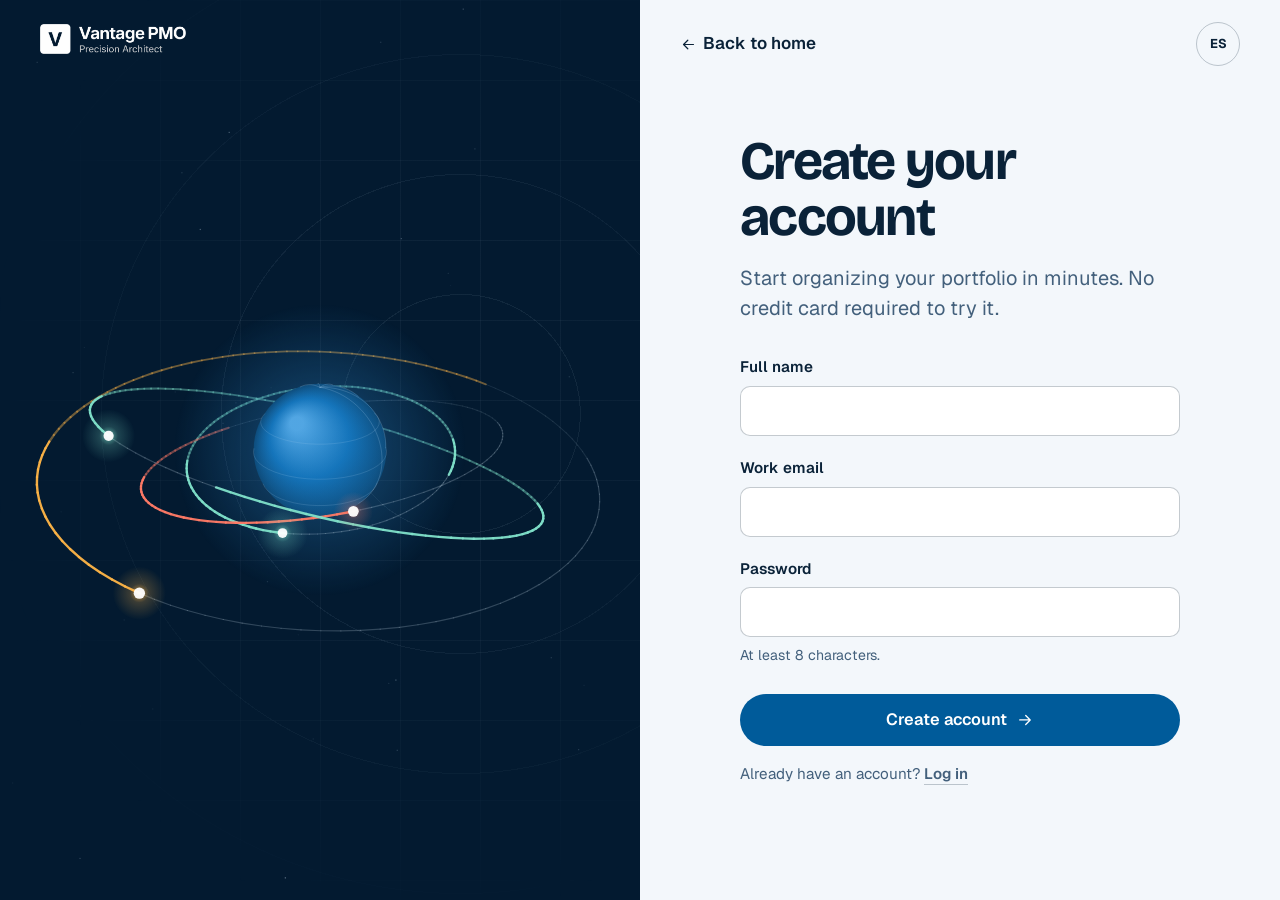
<file: Session_registration.html>
<!DOCTYPE html>
<html lang="en" data-theme="dark">
<head>
  <meta charset="UTF-8" />
  <meta name="viewport" content="width=device-width, initial-scale=1.0, viewport-fit=cover" />
  <title data-i18n="register.title">Vantage PMO – Create your account</title>
  <meta name="theme-color" content="#031A30" />
  <script>
    (function () {
      try {
        var t = localStorage.getItem('vantage-pmo-theme');
        if (!t) t = matchMedia('(prefers-color-scheme: light)').matches ? 'light' : 'dark';
        document.documentElement.setAttribute('data-theme', t);
      } catch (e) {}
      document.documentElement.classList.add('js');
    })();
  </script>
  <link rel="preconnect" href="https://fonts.googleapis.com" />
  <link rel="preconnect" href="https://fonts.gstatic.com" crossorigin />
  <link href="https://fonts.googleapis.com/css2?family=Bricolage+Grotesque:opsz,wght@12..96,400..800&family=Geist:wght@400..700&display=swap" rel="stylesheet" />
  <link rel="stylesheet" href="public/styles/style.css" />
</head>
<body class="auth">

  <svg width="0" height="0" style="position:absolute" aria-hidden="true" focusable="false">
    <defs>
      <symbol id="i-arrow-left" viewBox="0 0 24 24"><path d="M19 12H5M11 6l-6 6 6 6" fill="none" stroke="currentColor" stroke-width="1.75" stroke-linecap="round" stroke-linejoin="round"/></symbol>
      <symbol id="i-arrow" viewBox="0 0 24 24"><path d="M5 12h14M13 6l6 6-6 6" fill="none" stroke="currentColor" stroke-width="1.75" stroke-linecap="round" stroke-linejoin="round"/></symbol>
      <symbol id="i-alert" viewBox="0 0 24 24"><g fill="none" stroke="currentColor" stroke-width="1.75" stroke-linecap="round"><circle cx="12" cy="12" r="9"/><path d="M12 7.5v5.5M12 16.5v.01"/></g></symbol>
    </defs>
  </svg>

  <main class="auth__grid">
    <section class="auth__sky plate" aria-hidden="true">
      <div class="graticule"></div>
      <a href="index.html" class="auth__logo" tabindex="-1"><img src="public/assets/images/logo/logo-on-dark.webp" alt="" width="545" height="112" /></a>
      <canvas class="auth__orrery" id="authOrrery"></canvas>
    </section>

    <section class="auth__panel paper">
      <div class="auth__top">
        <a href="index.html" class="link auth__back"><svg class="icon" aria-hidden="true"><use href="#i-arrow-left"/></svg><span data-i18n="register.back">Back to home</span></a>
        <button class="lang-text" id="langSwitcher" type="button" aria-label="Cambiar a español"><span id="langText">ES</span></button>
      </div>

      <div class="auth__body">
        <img class="auth__mark" src="public/assets/images/logo/logo-on-light.webp" alt="Vantage PMO" width="549" height="112" />
        <h1 class="h2" data-i18n="register.heading">Create your account</h1>
        <p class="lead" data-i18n="register.lead">Start organizing your portfolio in minutes. No credit card required to try it.</p>
        <p class="auth__plan" id="planNote" hidden><span data-i18n="register.planLabel">Selected plan:</span> <strong id="planName"></strong></p>

        <form class="form" id="registerForm" action="/api/register" method="POST" novalidate>
          <input type="hidden" name="plan" id="planInput" />
          <div class="field">
            <label for="name" data-i18n="register.name">Full name</label>
            <input id="name" name="name" type="text" autocomplete="name" required aria-describedby="name-err" />
            <p class="field__err" id="name-err" hidden><svg class="icon" aria-hidden="true"><use href="#i-alert"/></svg><span data-i18n="register.errName">Enter your full name.</span></p>
          </div>
          <div class="field">
            <label for="email" data-i18n="register.email">Work email</label>
            <input id="email" name="email" type="email" autocomplete="email" inputmode="email" required aria-describedby="email-err" />
            <p class="field__err" id="email-err" hidden><svg class="icon" aria-hidden="true"><use href="#i-alert"/></svg><span data-i18n="register.errEmail">Enter a valid email, like name@company.com.</span></p>
          </div>
          <div class="field">
            <label for="password" data-i18n="register.password">Password</label>
            <input id="password" name="password" type="password" autocomplete="new-password" minlength="8" required aria-describedby="password-hint password-err" />
            <p class="field__hint" id="password-hint" data-i18n="register.passwordHint">At least 8 characters.</p>
            <p class="field__err" id="password-err" hidden><svg class="icon" aria-hidden="true"><use href="#i-alert"/></svg><span data-i18n="register.errPassword">Use at least 8 characters.</span></p>
          </div>
          <button type="submit" class="btn btn--primary btn--lg form__submit"><span data-i18n="register.submit">Create account</span><svg class="icon" aria-hidden="true"><use href="#i-arrow"/></svg></button>
        </form>

        <p class="auth__alt"><span data-i18n="register.haveAccount">Already have an account?</span> <a class="link" href="https://vantagepmo-297ec.web.app" data-i18n="register.login">Log in</a></p>
      </div>
    </section>
  </main>

  <script src="public/js/i18n.js"></script>
  <script src="public/js/orrery.js"></script>
  <script>
    (function () {
      var t = function (k) { return window.i18n.t(k); };

      // Orrery decorativo del lado de la lámina
      var c = document.getElementById('authOrrery');
      if (c && window.Orrery) {
        new window.Orrery(c, { mode: 'story', projects: [
          { id: 'a', name: 'Alpha', progress: 0.78, health: 'ok' },
          { id: 'b', name: 'Beta', progress: 0.42, health: 'bad' },
          { id: 'c', name: 'Q3', progress: 0.91, health: 'ok' },
          { id: 'd', name: 'CRM', progress: 0.55, health: 'warn' }
        ] }).setStep(0);
      }

      // Plan elegido desde la tabla de precios
      var plan = new URLSearchParams(location.search).get('plan');
      var names = { basic: 'pricing.basic.name', business: 'pricing.business.name', enterprise: 'pricing.enterprise.name' };
      function showPlan() {
        if (!names[plan]) return;
        document.getElementById('planNote').hidden = false;
        document.getElementById('planName').textContent = t(names[plan]);
        document.getElementById('planInput').value = plan;
      }
      document.addEventListener('i18n:change', showPlan);

      // Validación accesible: error junto al campo, foco en el primero inválido
      var form = document.getElementById('registerForm');
      var rules = {
        name: function (v) { return v.trim().length >= 2; },
        email: function (v) { return /^[^\s@]+@[^\s@]+\.[^\s@]{2,}$/.test(v.trim()); },
        password: function (v) { return v.length >= 8; }
      };
      function check(input) {
        var ok = rules[input.name](input.value);
        input.setAttribute('aria-invalid', String(!ok));
        document.getElementById(input.name + '-err').hidden = ok;
        return ok;
      }
      Object.keys(rules).forEach(function (n) {
        var el = form.elements[n];
        el.addEventListener('blur', function () { if (el.value) check(el); });
        el.addEventListener('input', function () { if (el.getAttribute('aria-invalid') === 'true') check(el); });
      });
      form.addEventListener('submit', function (e) {
        var first = null;
        Object.keys(rules).forEach(function (n) { if (!check(form.elements[n]) && !first) first = form.elements[n]; });
        if (first) { e.preventDefault(); first.focus(); }
      });
    })();
  </script>
</body>
</html>
</file>
<file: public/styles/style.css>
/* =================================================================
   Vantage PMO – Observatorio / Atlas celeste
   Dos materiales: «plate» (lámina azul de atlas, siempre oscura) y
   «paper» (papel azulado que cambia con el tema claro/oscuro).
   Orden: tokens → base → componentes → secciones → movimiento
   ================================================================= */

/* ---------------------------------------------------------------- TOKENS */
:root {
  /* Lámina */
  --night: #031A30;
  --plate: #05233F;
  --plate-raised: #082C4D;
  --on-plate: #EAF3FB;
  --on-plate-2: #A9C3DB;
  --plate-line: rgba(214, 232, 248, 0.14);
  --plate-line-strong: rgba(214, 232, 248, 0.28);
  --starlight: #9FD3FA;

  /* Marca */
  --brand: #005B9A;
  --brand-deep: #004A7F;
  --brand-glow: #5FB0EA;

  /* Luz de estado (sobre lámina) */
  --ok: #7FE0C9;
  --warn: #FFB547;
  --bad: #FF7A66;

  /* Papel – tema claro */
  --bg: #F3F7FB;
  --bg-alt: #E8F0F8;
  --surface: #FFFFFF;
  --fg: #0A2238;
  --fg-2: #43607C;
  --line: rgba(10, 34, 56, 0.12);
  --line-strong: rgba(10, 34, 56, 0.24);
  --btn-bg: var(--brand);
  --btn-bg-hover: var(--brand-deep);
  --btn-fg: #FFFFFF;
  --focus: var(--brand);
  --ok-ink: #0B7A62;
  --warn-ink: #8F5600;
  --bad-ink: #B33A27;

  /* Tipografía */
  --font-display: 'Bricolage Grotesque', 'Segoe UI', system-ui, sans-serif;
  --font-body: 'Geist', 'Segoe UI', system-ui, sans-serif;
  --step--1: 0.875rem;
  --step-0: 1.0625rem;
  --step-1: 1.25rem;
  --step-2: clamp(1.375rem, 1.15rem + 0.9vw, 1.75rem);
  --step-3: clamp(2rem, 1.3rem + 2.6vw, 3.4rem);
  --step-4: clamp(2.6rem, 1.35rem + 4.6vw, 5.25rem);

  /* Espacio */
  --gutter: clamp(16px, 4vw, 40px);
  --section: clamp(4.5rem, 3rem + 6vw, 9rem);
  --radius-s: 10px;
  --radius-m: 16px;
  --radius-l: 24px;

  /* Movimiento (curvas fuertes; nunca ease-in en UI) */
  --ease-out: cubic-bezier(0.23, 1, 0.32, 1);
  --ease-in-out: cubic-bezier(0.77, 0, 0.175, 1);
  --ease-arrive: cubic-bezier(0.16, 1, 0.3, 1);

  --nav-h: 68px;
  color-scheme: light;
}

/* Papel – tema oscuro: el papel se vuelve cielo profundo */
:root[data-theme="dark"] {
  --bg: #041F38;
  --bg-alt: #062744;
  --surface: #0A3052;
  --fg: #EAF3FB;
  --fg-2: #A9C3DB;
  --line: rgba(214, 232, 248, 0.12);
  --line-strong: rgba(214, 232, 248, 0.26);
  --btn-bg: var(--starlight);
  --btn-bg-hover: #C4E5FC;
  --btn-fg: var(--night);
  --focus: var(--starlight);
  --ok-ink: var(--ok);
  --warn-ink: var(--warn);
  --bad-ink: var(--bad);
  color-scheme: dark;
}

/* La lámina fija sus propios tokens, sea cual sea el tema */
.plate {
  --bg: var(--night);
  --bg-alt: var(--plate);
  --surface: var(--plate-raised);
  --fg: var(--on-plate);
  --fg-2: var(--on-plate-2);
  --line: var(--plate-line);
  --line-strong: var(--plate-line-strong);
  --btn-bg: var(--starlight);
  --btn-bg-hover: #C4E5FC;
  --btn-fg: var(--night);
  --focus: var(--starlight);
  --ok-ink: var(--ok);
  --warn-ink: var(--warn);
  --bad-ink: var(--bad);
  background-color: var(--bg);
  color: var(--fg);
  color-scheme: dark;
}
.paper { background-color: var(--bg); color: var(--fg); }
.paper--alt { background-color: var(--bg-alt); }

/* ------------------------------------------------------------------ BASE */
*, *::before, *::after { box-sizing: border-box; }
* { margin: 0; }
[hidden] { display: none !important; }

html {
  -webkit-text-size-adjust: 100%;
  scroll-padding-top: calc(var(--nav-h) + 16px);
}
@media (prefers-reduced-motion: no-preference) { html { scroll-behavior: smooth; } }

body {
  font-family: var(--font-body);
  font-size: var(--step-0);
  line-height: 1.6;
  color: var(--fg);
  background-color: var(--night);
  -webkit-font-smoothing: antialiased;
  text-rendering: optimizeLegibility;
  overflow-x: clip;
}

img, svg, canvas { display: block; max-width: 100%; }
img { height: auto; }
a { color: inherit; }
button { font: inherit; color: inherit; background: none; border: 0; cursor: pointer; }
ul, ol { list-style: none; padding: 0; }
h1, h2, h3 { font-family: var(--font-display); font-weight: 700; line-height: 1.05; text-wrap: balance; }
p { text-wrap: pretty; }

::selection { background: var(--brand-glow); color: var(--night); }

:focus-visible {
  outline: 2px solid var(--focus);
  outline-offset: 3px;
  border-radius: 6px;
}

html { scrollbar-color: rgba(95, 176, 234, 0.45) transparent; scrollbar-width: thin; }

.wrap { width: 100%; max-width: 1240px; margin-inline: auto; padding-inline: var(--gutter); }

.sr-only {
  position: absolute; width: 1px; height: 1px; padding: 0; margin: -1px;
  overflow: hidden; clip: rect(0 0 0 0); white-space: nowrap; border: 0;
}

.skip-link {
  position: fixed; left: 16px; top: 12px; z-index: 200;
  padding: 0.6rem 1rem; border-radius: var(--radius-s);
  background: var(--starlight); color: var(--night); font-weight: 600; text-decoration: none;
  transform: translateY(-160%);
  transition: transform 200ms var(--ease-out);
}
.skip-link:focus-visible { transform: translateY(0); }

.icon { width: 1.25em; height: 1.25em; flex: none; }

/* Títulos de sección */
.h2 {
  font-size: var(--step-3);
  letter-spacing: -0.032em;
  max-width: 18ch;
}
.lead {
  font-size: var(--step-1);
  line-height: 1.5;
  color: var(--fg-2);
  max-width: 52ch;
}
.body-lg { font-size: var(--step-1); line-height: 1.6; color: var(--fg-2); max-width: 58ch; }
.section-head { display: grid; gap: 1rem; margin-bottom: clamp(2.5rem, 2rem + 2vw, 4rem); }

/* --------------------------------------------------------------- BOTONES */
.btn {
  display: inline-flex; align-items: center; justify-content: center; gap: 0.55rem;
  min-height: 44px; padding: 0 1.25rem;
  border-radius: 999px; border: 1px solid transparent;
  font-weight: 600; font-size: 0.97rem; line-height: 1; text-decoration: none; white-space: nowrap;
  transition: background-color 160ms ease, border-color 160ms ease, color 160ms ease, transform 160ms var(--ease-out);
  -webkit-tap-highlight-color: transparent;
}
.btn:active { transform: scale(0.97); }
.btn .icon { width: 1.1em; height: 1.1em; transition: transform 200ms var(--ease-out); }
.btn--lg { min-height: 52px; padding: 0 1.6rem; font-size: 1.02rem; }
.btn--sm { min-height: 44px; padding: 0 1.05rem; font-size: 0.92rem; }
.btn--primary { background: var(--btn-bg); color: var(--btn-fg); }
.btn--ghost, .btn--outline { border-color: var(--line-strong); color: var(--fg); }
.btn--quiet { color: var(--fg); padding-inline: 0.85rem; }

@media (hover: hover) and (pointer: fine) {
  .btn--primary:hover { background: var(--btn-bg-hover); }
  .btn--ghost:hover, .btn--outline:hover { border-color: var(--fg); }
  .btn--quiet:hover { color: var(--starlight); }
  .btn:hover .icon { transform: translateX(3px); }
}

.link {
  display: inline-flex; align-items: center; gap: 0.4rem;
  font-weight: 600; text-decoration: underline; text-decoration-thickness: 1px;
  text-underline-offset: 0.3em; text-decoration-color: var(--line-strong);
  transition: text-decoration-color 160ms ease;
}
.link .icon { width: 1em; height: 1em; transition: transform 200ms var(--ease-out); }
@media (hover: hover) and (pointer: fine) {
  .link:hover { text-decoration-color: currentColor; }
  .link:hover .icon { transform: translateX(3px); }
}

.icon-btn {
  display: inline-grid; place-items: center;
  width: 44px; height: 44px; border-radius: 999px;
  border: 1px solid var(--plate-line); color: var(--on-plate);
  transition: border-color 160ms ease, background-color 160ms ease, transform 160ms var(--ease-out);
}
.icon-btn:active { transform: scale(0.94); }
.icon-btn__text { font-size: 0.78rem; font-weight: 700; letter-spacing: 0.04em; }
@media (hover: hover) and (pointer: fine) {
  .icon-btn:hover { border-color: var(--plate-line-strong); background: rgba(214, 232, 248, 0.06); }
}

.round-btn {
  display: inline-grid; place-items: center; width: 48px; height: 48px; border-radius: 999px;
  border: 1px solid var(--line-strong); color: var(--fg);
  transition: background-color 160ms ease, transform 160ms var(--ease-out);
}
.round-btn:active { transform: scale(0.94); }
@media (hover: hover) and (pointer: fine) { .round-btn:hover { background: rgba(214, 232, 248, 0.08); } }

/* ------------------------------------------------------------- GRATÍCULA */
.graticule {
  position: absolute; inset: 0; pointer-events: none;
  background-image:
    repeating-radial-gradient(circle at 72% 46%, transparent 0 119px, rgba(214, 232, 248, 0.07) 119px 120px),
    linear-gradient(rgba(214, 232, 248, 0.05) 1px, transparent 1px),
    linear-gradient(90deg, rgba(214, 232, 248, 0.05) 1px, transparent 1px);
  background-size: auto, 80px 80px, 80px 80px;
  -webkit-mask-image: radial-gradient(ellipse 80% 70% at 65% 45%, #000 30%, transparent 85%);
          mask-image: radial-gradient(ellipse 80% 70% at 65% 45%, #000 30%, transparent 85%);
}

/* ------------------------------------------------------------------- NAV */
.nav {
  position: fixed; inset: 0 0 auto 0; z-index: 100;
  color: var(--on-plate);
  transition: background-color 240ms ease, border-color 240ms ease, backdrop-filter 240ms ease;
  border-bottom: 1px solid transparent;
}
.nav.is-open { background: var(--night) !important; }
.nav.is-scrolled, .nav.is-open {
  background: rgba(3, 26, 48, 0.82);
  -webkit-backdrop-filter: blur(14px) saturate(140%);
          backdrop-filter: blur(14px) saturate(140%);
  border-bottom-color: var(--plate-line);
}
.nav__bar { display: flex; align-items: center; gap: 1.5rem; height: var(--nav-h); }
.nav__logo { flex: none; display: block; border-radius: 6px; }
.nav__logo img { height: 30px; width: auto; }
.nav__links { display: flex; gap: 0.25rem; margin-inline: auto; }
.nav__links a {
  padding: 0.6rem 0.85rem; border-radius: 999px; text-decoration: none;
  font-size: 0.95rem; font-weight: 500; color: var(--on-plate-2);
  transition: color 160ms ease, background-color 160ms ease;
}
@media (hover: hover) and (pointer: fine) { .nav__links a:hover { color: var(--on-plate); background: rgba(214, 232, 248, 0.06); } }
.nav__actions { display: flex; align-items: center; gap: 0.5rem; }
.nav__actions .btn--quiet { color: var(--on-plate); }
.nav__actions .btn--primary { --btn-bg: var(--starlight); --btn-bg-hover: #C4E5FC; --btn-fg: var(--night); }
.nav__menu-btn { display: none; }

#themeSwitcher .icon--moon { display: none; }
:root[data-theme="light"] #themeSwitcher .icon--sun { display: none; }
:root[data-theme="light"] #themeSwitcher .icon--moon { display: block; }

.sheet {
  border-top: 1px solid var(--plate-line);
  padding: 0.75rem var(--gutter) 1.5rem;
  opacity: 0; transform: translateY(-8px);
  transition: opacity 200ms var(--ease-out), transform 200ms var(--ease-out);
}
.sheet.is-open { opacity: 1; transform: none; }
.sheet__links { display: grid; }
.sheet__links a {
  padding: 0.95rem 0.25rem; border-bottom: 1px solid var(--plate-line);
  font-family: var(--font-display); font-size: 1.35rem; font-weight: 600; text-decoration: none;
}

@media (max-width: 899px) {
  .nav__links, .nav__login { display: none; }
  .nav__menu-btn { display: inline-grid; }
  .nav__actions { margin-left: auto; }
}
@media (max-width: 479px) {
  .nav__bar { gap: 0.5rem; }
  .nav__logo img { height: 24px; }
  .nav__actions { gap: 0.35rem; }
  .nav__actions .btn--sm { padding: 0 0.85rem; font-size: 0.88rem; }
  #langSwitcher { width: 40px; height: 40px; }
  #themeSwitcher { display: none; }
  /* Con el menú abierto, el CTA vive en el hero y el tema ocupa su lugar */
  .nav.is-open #themeSwitcher { display: inline-grid; }
  .nav.is-open .nav__actions .btn--primary { display: none; }
}

/* ------------------------------------------------------------------ HERO */
.hero {
  position: relative; overflow: hidden;
  padding-top: calc(var(--nav-h) + clamp(2rem, 1rem + 4vw, 4.5rem));
  padding-bottom: clamp(3rem, 2rem + 4vw, 6rem);
}
.hero__grid {
  position: relative;
  display: grid; gap: clamp(2rem, 1rem + 3vw, 3rem);
  grid-template-columns: minmax(0, 1fr);
  align-items: center;
}
@media (min-width: 1000px) {
  .hero__grid { grid-template-columns: minmax(0, 0.95fr) minmax(0, 1.05fr); min-height: min(78vh, 760px); }
}
.hero__title {
  font-size: var(--step-4);
  font-weight: 650;
  letter-spacing: -0.022em;
  line-height: 1;
  max-width: 13ch;
}
.hero__lead { margin-top: 1.5rem; font-size: var(--step-1); line-height: 1.55; color: var(--fg-2); max-width: 44ch; }
.hero__actions { display: flex; flex-wrap: wrap; gap: 0.75rem; margin-top: 2.25rem; }

/* Escena del orrery */
.observatory { margin: 0; display: grid; gap: 1.25rem; }
.observatory__stage {
  position: relative;
  aspect-ratio: 1 / 0.92;
  width: 100%; max-width: 680px; justify-self: center;
  border-radius: var(--radius-l);
  cursor: grab; touch-action: pan-y;
  -webkit-user-select: none; user-select: none;
}
.observatory__stage:focus-visible { outline-offset: 6px; }
.observatory__canvas { position: absolute; inset: 0; width: 100%; height: 100%; }

.readout {
  position: absolute; left: 0; bottom: 4%;
  min-width: min(300px, 80%);
  padding: 0.85rem 1rem 0.95rem;
  border-radius: var(--radius-m);
  background: rgba(3, 26, 48, 0.86);
  border: 1px solid var(--plate-line);
  box-shadow: 0 18px 40px -18px rgba(0, 0, 0, 0.6);
}
.readout__title { font-weight: 600; font-size: 0.98rem; }
.readout__meta { font-size: 0.88rem; color: var(--on-plate-2); font-variant-numeric: tabular-nums; margin-top: 0.15rem; }
.readout__bar { height: 3px; margin-top: 0.7rem; border-radius: 3px; background: var(--plate-line); overflow: hidden; }
.readout__bar span {
  display: block; height: 100%; background: var(--starlight); transform-origin: left;
  transition: transform 600ms var(--ease-arrive), background-color 300ms ease;
}
.readout[data-health="ok"] .readout__bar span { background: var(--ok); }
.readout[data-health="warn"] .readout__bar span { background: var(--warn); }
.readout[data-health="bad"] .readout__bar span { background: var(--bad); }

.observatory__legend { display: grid; gap: 0.75rem; justify-items: start; max-width: 680px; justify-self: center; width: 100%; }
.chips { display: flex; flex-wrap: wrap; gap: 0.5rem; }
.chip {
  display: inline-flex; align-items: center; gap: 0.55rem;
  min-height: 44px; padding: 0 1rem 0 0.85rem; border-radius: 999px;
  border: 1px solid var(--plate-line); font-size: 0.9rem; font-weight: 500; color: var(--on-plate);
  transition: border-color 160ms ease, background-color 160ms ease, transform 160ms var(--ease-out);
}
.chip:active { transform: scale(0.97); }
.chip i { width: 9px; height: 9px; border-radius: 50%; background: var(--ok); }
.chip[data-health="warn"] i { background: var(--warn); }
.chip[data-health="bad"] i { background: var(--bad); }
.chip[aria-pressed="true"] { border-color: var(--starlight); background: rgba(159, 211, 250, 0.12); }
@media (hover: hover) and (pointer: fine) { .chip:hover { border-color: var(--plate-line-strong); } }
.observatory__note { font-size: 0.88rem; color: var(--on-plate-2); max-width: 60ch; }

/* --------------------------------------------------------------- PILARES */
.pillars { padding-block: var(--section); }
.pillars__grid { display: grid; gap: 3rem; }
@media (min-width: 960px) {
  .pillars__grid { grid-template-columns: minmax(0, 5fr) minmax(0, 7fr); gap: 4rem; align-items: start; }
  .pillars__head { position: sticky; top: calc(var(--nav-h) + 3rem); }
}
.pillars__head { display: grid; gap: 1rem; }
.pillars__list { display: grid; }
.pillar {
  display: grid; gap: 1.25rem 2rem; padding-block: 2rem;
  border-top: 1px solid var(--line);
}
.pillar:last-child { border-bottom: 1px solid var(--line); }
@media (min-width: 640px) { .pillar { grid-template-columns: 220px minmax(0, 1fr); align-items: center; } }
.pillar__img {
  width: 100%; aspect-ratio: 4 / 3; object-fit: cover; border-radius: var(--radius-m);
  transition: transform 500ms var(--ease-out);
}
@media (hover: hover) and (pointer: fine) { .pillar:hover .pillar__img { transform: scale(1.03); } }
.pillar__body { display: grid; gap: 0.5rem; justify-items: start; }
.pillar__title { font-size: var(--step-2); letter-spacing: -0.02em; }
.pillar__claim { font-weight: 600; font-size: 1.05rem; }
.pillar__text { color: var(--fg-2); max-width: 48ch; }
.pillar .link { margin-top: 0.5rem; }

/* ------------------------------------------------------ PLATAFORMA (3D) */
.platform { padding-block: var(--section) calc(var(--section) * 0.8); overflow: hidden; position: relative; }
.platform__head { display: grid; gap: 1rem; margin-bottom: clamp(2.5rem, 2rem + 2vw, 4rem); }

.deck { --card-w: clamp(280px, 78vw, 400px); }
.deck__track {
  display: flex; gap: clamp(12px, 2vw, 28px);
  overflow-x: auto; overscroll-behavior-x: contain;
  scroll-snap-type: x mandatory;
  padding: 2.5rem calc(50% - var(--card-w) / 2) 1rem;
  perspective: 1400px;
  scrollbar-width: none;
}
.deck__track::-webkit-scrollbar { display: none; }

.module {
  flex: 0 0 var(--card-w);
  scroll-snap-align: center;
  display: grid; gap: 1rem; justify-items: center;
  transform-style: preserve-3d;
  transform: rotateY(var(--ry, 0deg)) translateZ(var(--tz, 0px));
  transition: transform 120ms linear;
}
.module__inner {
  position: relative; width: 100%;
  height: clamp(440px, 64vh, 520px);
  transform-style: preserve-3d;
  transition: transform 700ms var(--ease-in-out);
}
.module.is-turned .module__inner { transform: rotateY(180deg); }
.module__face {
  position: absolute; inset: 0;
  border-radius: var(--radius-l);
  -webkit-backface-visibility: hidden; backface-visibility: hidden;
  padding: 1.75rem;
  display: flex; flex-direction: column; gap: 1.25rem;
  overflow: hidden;
  box-shadow: 0 30px 60px -30px rgba(0, 0, 0, 0.7);
}
.module__face::after {
  content: ''; position: absolute; inset: 0; border-radius: inherit; pointer-events: none;
  background: rgba(3, 26, 48, calc(1 - var(--dim, 1)));
  transition: background-color 200ms ease;
}
.module__face--front {
  --tint: #0B4F86;
  background:
    radial-gradient(circle at 100% 0%, transparent 0 89px, rgba(214, 232, 248, 0.12) 89px 90px, transparent 90px 139px, rgba(214, 232, 248, 0.08) 139px 140px, transparent 140px),
    linear-gradient(160deg, color-mix(in oklab, var(--tint) 100%, white 6%), var(--tint));
  border: 1px solid rgba(214, 232, 248, 0.14);
  color: var(--on-plate);
}
.module[data-hue="1"] .module__face--front { --tint: #123F73; }
.module[data-hue="2"] .module__face--front { --tint: #0E5B78; }
.module[data-hue="3"] .module__face--front { --tint: #1B3A66; }
.module[data-hue="4"] .module__face--front { --tint: #0D4A6E; }
.module[data-hue="5"] .module__face--front { --tint: #173357; }
.module[data-hue="6"] .module__face--front { --tint: #0A5C8C; }

.module__title { font-size: clamp(1.5rem, 1.25rem + 0.8vw, 1.85rem); letter-spacing: -0.025em; line-height: 1.08; max-width: 16ch; }
.module__img { flex: 1; min-height: 0; width: 100%; object-fit: cover; border-radius: var(--radius-m); }
.module__tag { font-size: 0.9rem; font-weight: 500; color: #DCEAF7; }
.module__face--back {
  transform: rotateY(180deg);
  background: #EAF3FB; color: #0A2238;
  justify-content: space-between;
  --btn-bg: var(--brand); --btn-bg-hover: var(--brand-deep); --btn-fg: #fff; --focus: var(--brand);
}
.module__text { font-family: var(--font-display); font-size: clamp(1.3rem, 1.1rem + 0.7vw, 1.6rem); line-height: 1.3; letter-spacing: -0.015em; font-weight: 500; }
.module__face--back .btn { align-self: flex-start; }
.module__turn {
  display: inline-flex; align-items: center; gap: 0.5rem;
  min-height: 44px; padding: 0 1rem; border-radius: 999px;
  border: 1px solid var(--plate-line); font-size: 0.9rem; font-weight: 500; color: var(--on-plate-2);
  transition: color 160ms ease, border-color 160ms ease, transform 160ms var(--ease-out);
}
.module__turn:active { transform: scale(0.97); }
.module__turn .icon { width: 1.05em; height: 1.05em; transition: transform 500ms var(--ease-in-out); }
.module.is-turned .module__turn .icon { transform: rotate(180deg); }
.module.is-center .module__turn, .module__turn:focus-visible { color: var(--on-plate); border-color: var(--plate-line-strong); }

.deck__controls { display: flex; align-items: center; justify-content: center; gap: 1.25rem; margin-top: 1.75rem; }
.deck__count { font-variant-numeric: tabular-nums; color: var(--on-plate-2); min-width: 5.5ch; text-align: center; font-size: 0.95rem; }

/* -------------------------------------------- RESULTADOS (orrery narrativo) */
.results { padding-block: calc(var(--section) * 0.6); }
.results__layout { display: grid; gap: 2rem; }
.results__plate {
  position: relative; overflow: hidden;
  border-radius: var(--radius-l);
  background:
    radial-gradient(circle at 50% 50%, rgba(46, 139, 208, 0.18), transparent 60%),
    var(--night);
  border: 1px solid var(--plate-line);
  height: 100%;
}
.results__plate canvas { position: absolute; inset: 0; width: 100%; height: 100%; }
.result { min-height: 70vh; display: grid; align-content: center; gap: 1rem; transition: opacity 400ms ease; }
.result__title { font-size: var(--step-3); letter-spacing: -0.03em; max-width: 16ch; }
.result__text { font-size: var(--step-1); color: var(--fg-2); max-width: 46ch; line-height: 1.55; }
.js .result { opacity: 0.5; }
.js .result.is-active { opacity: 1; }

@media (min-width: 900px) {
  .results__layout { grid-template-columns: minmax(0, 1fr) minmax(0, 1fr); gap: 4rem; align-items: start; }
  .results__instrument { position: sticky; top: calc(var(--nav-h) + 6vh); height: calc(88vh - var(--nav-h)); }
}
@media (max-width: 899px) {
  .results__instrument {
    position: sticky; top: calc(var(--nav-h) + 8px); z-index: 2;
    height: 40vh; min-height: 240px;
  }
  .result { min-height: 62vh; padding-top: 2rem; }
}

/* ----------------------------------------------------------- ASISTENTE */
.assistant { padding-block: var(--section); position: relative; }
.assistant__grid { display: grid; gap: 3rem; align-items: start; }
@media (min-width: 1000px) { .assistant__grid { grid-template-columns: minmax(0, 5fr) minmax(0, 7fr); gap: 4rem; } }
.assistant__copy { display: grid; gap: 1rem; }
.prompts { display: grid; gap: 0.5rem; margin-top: 1.5rem; }
.prompt {
  position: relative; overflow: hidden;
  min-height: 52px; padding: 0.8rem 1.1rem; text-align: left;
  border: 1px solid var(--plate-line); border-radius: var(--radius-s);
  color: var(--on-plate-2); font-weight: 500;
  transition: border-color 160ms ease, background-color 160ms ease, color 160ms ease, transform 160ms var(--ease-out);
}
.prompt:active { transform: scale(0.985); }
.prompt[aria-selected="true"] { color: var(--on-plate); border-color: rgba(159, 211, 250, 0.6); background: rgba(159, 211, 250, 0.08); }
@media (hover: hover) and (pointer: fine) { .prompt:hover { color: var(--on-plate); border-color: var(--plate-line-strong); } }
.prompt__timer {
  position: absolute; left: 0; bottom: 0; height: 2px; width: 100%;
  background: var(--starlight); transform: scaleX(0); transform-origin: left;
}
.prompt.is-timing .prompt__timer { animation: dwell var(--dwell, 6500ms) linear forwards; }
@keyframes dwell { to { transform: scaleX(1); } }

.autoplay {
  justify-self: start; display: inline-flex; align-items: center; gap: 0.5rem;
  min-height: 44px; padding: 0 0.25rem; color: var(--on-plate-2); font-size: 0.92rem; font-weight: 500;
  text-decoration: underline; text-decoration-color: var(--plate-line-strong); text-underline-offset: 0.3em;
}
.autoplay .icon { width: 1.05em; height: 1.05em; }
.autoplay[aria-pressed="true"] .icon--play, .autoplay[aria-pressed="true"] .autoplay__off,
.autoplay[aria-pressed="false"] .icon--pause, .autoplay[aria-pressed="false"] .autoplay__on { display: none; }

.console {
  border-radius: var(--radius-l);
  background: var(--plate-raised);
  border: 1px solid var(--plate-line);
  box-shadow: 0 40px 80px -40px rgba(0, 0, 0, 0.8);
  overflow: hidden;
}
.console__chrome {
  display: flex; align-items: center; gap: 6px; padding: 0.85rem 1.1rem;
  border-bottom: 1px solid var(--plate-line); font-size: 0.82rem; color: var(--on-plate-2);
}
.console__chrome i { width: 9px; height: 9px; border-radius: 50%; background: var(--plate-line-strong); }
.console__chrome span { margin-left: 0.6rem; }
.panel { padding: 1.4rem 1.4rem 0.5rem; min-height: 360px; display: grid; align-content: start; gap: 1.1rem; }
.panel.is-active { animation: panel-in 420ms var(--ease-out); }
@keyframes panel-in { from { opacity: 0; transform: translateY(8px); filter: blur(4px); } }
.panel__head { display: flex; align-items: center; gap: 0.55rem; font-weight: 600; }
.panel__head .icon { color: var(--starlight); }

.plan { display: grid; gap: 0.9rem; }
.plan__row { display: grid; grid-template-columns: 7.5rem minmax(0, 1fr); gap: 1rem; align-items: start; }
.plan__k { color: var(--on-plate-2); font-size: 0.9rem; }
.plan__milestones { display: grid; gap: 0.45rem; }
.plan__milestones li { display: flex; gap: 0.75rem; font-size: 0.95rem; }
.plan__milestones b { font-weight: 600; min-width: 5.5rem; color: var(--starlight); font-variant-numeric: tabular-nums; }
.avatars { display: flex; align-items: center; }
.avatars i { width: 30px; height: 30px; border-radius: 50%; background: var(--a); border: 2px solid var(--plate-raised); margin-right: -8px; }
.avatars em { margin-left: 16px; font-style: normal; color: var(--on-plate-2); font-size: 0.9rem; }

.board { width: 100%; border-collapse: collapse; font-size: 0.93rem; font-variant-numeric: tabular-nums; }
.board th { text-align: left; font-weight: 500; color: var(--on-plate-2); font-size: 0.82rem; padding: 0 0 0.6rem; }
.board td { padding: 0.7rem 0; border-top: 1px solid var(--plate-line); }
.board td:nth-child(2) { min-width: 5.5rem; }
.flip { display: inline-block; min-width: 4.5ch; }
.state { display: inline-flex; align-items: center; gap: 0.45rem; font-size: 0.88rem; font-weight: 500; }
.state::before { content: ''; width: 8px; height: 8px; border-radius: 50%; background: currentColor; }
.state--ok { color: var(--ok-ink); }
.state--warn { color: var(--warn-ink); }
.state--bad { color: var(--bad-ink); }

.kpis { display: grid; grid-template-columns: repeat(3, minmax(0, 1fr)); gap: 0.75rem; }
.kpis div { padding: 0.9rem; border: 1px solid var(--plate-line); border-radius: var(--radius-s); }
.kpis dt { font-size: 0.82rem; color: var(--on-plate-2); }
.kpis dd { margin: 0.25rem 0 0; font-family: var(--font-display); font-size: 2rem; font-weight: 700; line-height: 1; font-variant-numeric: tabular-nums; }
.kpis .is-ok { color: var(--ok); }
.kpis .is-warn { color: var(--warn); }

.meters { display: grid; gap: 0.75rem; font-size: 0.92rem; }
.meters li { display: grid; grid-template-columns: 6rem minmax(0, 1fr) 3rem; gap: 0.75rem; align-items: center; }
.meters i { height: 6px; border-radius: 6px; background: var(--plate-line); position: relative; overflow: hidden; }
.meters i::after {
  content: ''; position: absolute; inset: 0; border-radius: inherit; background: var(--ok);
  transform: scaleX(var(--v)); transform-origin: left;
}
.meters i.is-bad::after { background: var(--bad); }
.meters b { font-weight: 500; text-align: right; font-variant-numeric: tabular-nums; }
.panel.is-active .meters i::after { animation: grow 800ms var(--ease-arrive) both; }
@keyframes grow { from { transform: scaleX(0); } }

/* Pronóstico a escala: la longitud ES la duración */
.timeline { display: grid; gap: 0.6rem; font-size: 0.9rem; }
.timeline__axis {
  display: flex; justify-content: space-between; margin-left: 7.5rem; margin-right: 3.5rem;
  color: var(--on-plate-2); font-size: 0.78rem; font-variant-numeric: tabular-nums;
  border-bottom: 1px dashed var(--plate-line-strong); padding-bottom: 0.4rem;
}
.timeline__rows { display: grid; gap: 0.7rem; }
.timeline__rows li { display: grid; grid-template-columns: 7rem minmax(0, 1fr) 3rem; gap: 0.5rem; align-items: center; }
.timeline__name { white-space: nowrap; overflow: hidden; text-overflow: ellipsis; }
.timeline__track { position: relative; height: 14px; border-radius: 14px; background: rgba(214, 232, 248, 0.06); }
.timeline__track i {
  position: absolute; left: 0; top: 0; bottom: 0; border-radius: inherit;
  width: calc(var(--d) / var(--span) * 100%);
  background: var(--ok); transform-origin: left;
}
.timeline__track i.is-warn { background: var(--warn); }
.timeline__track i.is-bad { background: var(--bad); }
.timeline__track s {
  position: absolute; top: -4px; bottom: -4px; width: 2px; border-radius: 2px;
  left: calc(var(--d) / var(--span) * 100%); background: var(--on-plate);
}
.timeline__rows b { font-weight: 500; text-align: right; font-variant-numeric: tabular-nums; }
.panel.is-active .timeline__track i { animation: grow 900ms var(--ease-arrive) both; }
.panel.is-active .timeline__rows li:nth-child(2) i { animation-delay: 60ms; }
.panel.is-active .timeline__rows li:nth-child(3) i { animation-delay: 120ms; }
.panel.is-active .timeline__rows li:nth-child(4) i { animation-delay: 180ms; }

.answer {
  margin-top: 0.25rem; padding: 0.9rem 1rem; border-radius: 4px var(--radius-m) var(--radius-m) var(--radius-m);
  background: rgba(159, 211, 250, 0.08); border: 1px solid rgba(159, 211, 250, 0.18);
  font-size: 0.95rem; line-height: 1.55; color: var(--on-plate);
}

.ask { display: flex; gap: 0.5rem; padding: 1rem 1.4rem 1.4rem; }
.ask input {
  flex: 1; min-width: 0; min-height: 48px; padding: 0 1rem;
  border-radius: 999px; border: 1px solid var(--plate-line-strong);
  background: rgba(3, 26, 48, 0.5); color: var(--on-plate); font: inherit; font-size: 0.95rem;
  transition: border-color 160ms ease;
}
.ask input::placeholder { color: var(--on-plate-2); }
.ask input:focus-visible { outline: 2px solid var(--starlight); outline-offset: 2px; border-color: transparent; }
.ask__send {
  display: grid; place-items: center; width: 48px; height: 48px; border-radius: 999px;
  background: var(--starlight); color: var(--night); transition: transform 160ms var(--ease-out);
}
.ask__send:active { transform: scale(0.94); }

@media (max-width: 560px) {
  .panel { padding: 1.1rem 1rem 0.25rem; }
  .plan__row { grid-template-columns: 1fr; gap: 0.35rem; }
  .meters li { grid-template-columns: 4.75rem minmax(0, 1fr) 2.75rem; }
  .timeline__rows li { grid-template-columns: 5.6rem minmax(0, 1fr) 2.9rem; }
  .timeline__axis { margin-left: 6.1rem; margin-right: 3.4rem; }
  .timeline__axis span:nth-child(2), .timeline__axis span:nth-child(3) { display: none; }
  .kpis dd { font-size: 1.6rem; }
  .ask { padding: 0.9rem 1rem 1rem; }
}

/* --------------------------------------------------------------- ABOUT */
.about { padding-block: var(--section); }
.about__grid { display: grid; gap: 2.5rem; align-items: center; }
@media (min-width: 900px) { .about__grid { grid-template-columns: minmax(0, 5fr) minmax(0, 6fr); gap: 5rem; } }
.about__img { width: 100%; aspect-ratio: 4 / 4.3; object-fit: cover; border-radius: var(--radius-l); }
.about__copy { display: grid; gap: 1.25rem; justify-items: start; }

/* ---------------------------------------------- ONBOARDING (recorrido) */
.onboarding { padding-block: var(--section); }
.route { position: relative; display: grid; gap: 2.5rem; counter-reset: stop; }
.route::before {
  content: ''; position: absolute; background: var(--brand-glow);
  transform-origin: left top; transition: transform 1400ms var(--ease-arrive);
}
.route__stop { position: relative; display: grid; gap: 0.6rem; align-content: start; counter-increment: stop; }
.route__node {
  position: relative; display: grid; place-items: center;
  width: 56px; height: 56px; border-radius: 50%;
  background: var(--surface); border: 1px solid var(--line-strong); color: var(--fg);
  transition: background-color 400ms ease, color 400ms ease, border-color 400ms ease;
}
.route__node::after {
  content: counter(stop);
  position: absolute; right: -6px; top: -6px;
  display: grid; place-items: center; width: 24px; height: 24px; border-radius: 50%;
  background: var(--fg); color: var(--bg); font-size: 0.78rem; font-weight: 700;
}
.route.is-drawn .route__node { background: var(--brand); color: #fff; border-color: var(--brand); }
.route.is-drawn .route__stop:nth-child(2) .route__node { transition-delay: 350ms; }
.route.is-drawn .route__stop:nth-child(3) .route__node { transition-delay: 700ms; }
.route__title { font-size: var(--step-2); letter-spacing: -0.02em; margin-top: 0.75rem; max-width: 18ch; }
.route__text { color: var(--fg-2); max-width: 36ch; }
.route__cta { margin-top: 3rem; }

@media (min-width: 860px) {
  .route { grid-template-columns: repeat(3, minmax(0, 1fr)); gap: 3rem; }
  .route::before { left: 28px; right: 10%; top: 27px; height: 2px; transform: scaleX(0); }
  .route.is-drawn::before { transform: scaleX(1); }
}
@media (max-width: 859px) {
  .route { padding-left: 0; }
  .route::before { left: 27px; top: 28px; bottom: 40px; width: 2px; transform: scaleY(0); }
  .route.is-drawn::before { transform: scaleY(1); }
  .route__stop { grid-template-columns: 56px minmax(0, 1fr); column-gap: 1.25rem; }
  .route__node { grid-row: span 2; }
  .route__title { margin-top: 0.4rem; }
}

/* -------------------------------------------------------- TESTIMONIOS */
.voices { padding-block: var(--section); }
.voices__grid { display: grid; gap: 3rem; }
@media (min-width: 860px) { .voices__grid { grid-template-columns: repeat(2, minmax(0, 1fr)); gap: 4rem; } }
.voice { margin: 0; display: grid; gap: 1.5rem; padding-top: 1.5rem; border-top: 1px solid var(--line-strong); }
.voice blockquote {
  font-family: var(--font-display); font-size: clamp(1.45rem, 1.15rem + 1.1vw, 2rem);
  line-height: 1.25; letter-spacing: -0.02em; font-weight: 500;
}
.voice blockquote::before { content: '“'; }
.voice blockquote::after { content: '”'; }
.voice figcaption { display: flex; align-items: center; gap: 0.85rem; }
.voice img { width: 48px; height: 48px; border-radius: 50%; object-fit: cover; }
.voice figcaption > span { display: grid; line-height: 1.35; }
.voice strong { font-weight: 600; }
.voice figcaption > span > span { color: var(--fg-2); font-size: 0.92rem; }

/* ------------------------------------------------------------- PRECIOS */
.pricing { padding-block: var(--section); }
.plans { display: grid; gap: 1.25rem; align-items: stretch; }
@media (min-width: 960px) { .plans { grid-template-columns: repeat(3, minmax(0, 1fr)); gap: 1.5rem; } }
.plan-card {
  position: relative; display: flex; flex-direction: column; gap: 1.1rem;
  padding: 2rem; border-radius: var(--radius-l);
  background: var(--surface); border: 1px solid var(--line);
}
.plan-card--featured {
  background: var(--night); color: var(--on-plate); border-color: rgba(159, 211, 250, 0.35);
  --fg: var(--on-plate); --fg-2: var(--on-plate-2); --line: var(--plate-line);
  --btn-bg: var(--starlight); --btn-bg-hover: #C4E5FC; --btn-fg: var(--night); --focus: var(--starlight);
  --ok-ink: var(--ok);
  box-shadow: 0 30px 60px -30px rgba(3, 26, 48, 0.6);
}
@media (min-width: 960px) { .plan-card--featured { margin-block: -1rem; padding-block: 3rem; } }
.plan-card__badge {
  align-self: flex-start; padding: 0.3rem 0.75rem; border-radius: 999px;
  background: rgba(159, 211, 250, 0.14); color: var(--starlight); font-size: 0.82rem; font-weight: 600;
}
.plan-card__name { font-size: var(--step-2); letter-spacing: -0.02em; }
.plan-card__price { display: flex; align-items: baseline; gap: 0.2rem; }
.plan-card__cur { font-family: var(--font-display); font-size: 1.5rem; font-weight: 600; align-self: flex-start; margin-top: 0.4rem; }
.plan-card__amount { font-family: var(--font-display); font-size: 3.6rem; font-weight: 700; line-height: 1; letter-spacing: -0.04em; font-variant-numeric: tabular-nums; }
.plan-card__per { color: var(--fg-2); margin-left: 0.5rem; font-size: 0.95rem; }
.plan-card__desc { color: var(--fg-2); }
.plan-card .btn { width: 100%; }
.feats { display: grid; gap: 0.7rem; padding-top: 1.25rem; border-top: 1px solid var(--line); font-size: 0.95rem; }
.feats li { display: flex; gap: 0.65rem; align-items: flex-start; }
.feats .icon { width: 1.15em; height: 1.15em; margin-top: 0.2em; color: var(--ok-ink); }
.feats .is-off { color: var(--fg-2); }
.feats .is-off .icon { color: var(--fg-2); }

/* ------------------------------------------------------------ INSIGHTS */
.insights { padding-block: var(--section); }
.insights__head { display: flex; flex-wrap: wrap; justify-content: space-between; align-items: end; gap: 1.5rem; margin-bottom: clamp(2.5rem, 2rem + 2vw, 4rem); }
.insights__head > div { display: grid; gap: 1rem; }
.insights__grid { display: grid; gap: 2rem; }
@media (min-width: 900px) {
  .insights__grid { grid-template-columns: minmax(0, 1.4fr) minmax(0, 1fr); grid-template-rows: auto auto; column-gap: 3rem; }
  .post--lead { grid-row: span 2; }
}
.post { display: grid; gap: 0.6rem; align-content: start; }
.post img { width: 100%; aspect-ratio: 16 / 10; object-fit: cover; border-radius: var(--radius-m); margin-bottom: 0.5rem; }
@media (min-width: 900px) {
  .post:not(.post--lead) { grid-template-columns: 180px minmax(0, 1fr); column-gap: 1.25rem; }
  .post:not(.post--lead) img { grid-row: span 3; aspect-ratio: 1; margin: 0; }
}
.post__title { font-size: var(--step-2); letter-spacing: -0.02em; line-height: 1.15; }
.post--lead .post__title { font-size: clamp(1.6rem, 1.3rem + 1vw, 2.2rem); }
.post__cat { font-size: 0.9rem; font-weight: 600; color: var(--brand); }
:root[data-theme="dark"] .post__cat { color: var(--starlight); }
.post__text { color: var(--fg-2); }

/* ---------------------------------------------------------------- TEAM */
.team { padding-block: var(--section); }
.crew { display: grid; gap: 2.5rem 1.5rem; grid-template-columns: repeat(2, minmax(0, 1fr)); }
@media (min-width: 720px) { .crew { grid-template-columns: repeat(3, minmax(0, 1fr)); } }
@media (min-width: 1100px) { .crew { grid-template-columns: repeat(5, minmax(0, 1fr)); } }
.member { display: grid; gap: 0.35rem; align-content: start; }
.member img { width: 100%; aspect-ratio: 1; object-fit: cover; border-radius: var(--radius-l); margin-bottom: 0.65rem; background: var(--bg); }
.member__name { font-size: 1.2rem; letter-spacing: -0.015em; }
.member__role { font-weight: 600; font-size: 0.92rem; color: var(--brand); }
:root[data-theme="dark"] .member__role { color: var(--starlight); }
.member__bio { color: var(--fg-2); font-size: 0.95rem; line-height: 1.5; }

/* ---------------------------------------------------------- CIERRE */
.closing { position: relative; overflow: hidden; padding-block: calc(var(--section) * 1.2); text-align: center; }
.closing .graticule { -webkit-mask-image: radial-gradient(ellipse 70% 70% at 50% 50%, #000 20%, transparent 80%); mask-image: radial-gradient(ellipse 70% 70% at 50% 50%, #000 20%, transparent 80%); }
.closing__inner { position: relative; display: grid; justify-items: center; gap: 1.25rem; }
.closing__inner .lead { margin-inline: auto; }
.closing__inner .hero__actions { justify-content: center; margin-top: 1rem; }
.closing__title { font-size: var(--step-3); letter-spacing: -0.034em; max-width: 17ch; }

/* Anillos 3D en CSS puro */
.closing__rings {
  position: absolute; left: 50%; top: 50%; width: min(1100px, 160vw); aspect-ratio: 1;
  transform: translate(-50%, -50%); perspective: 900px; pointer-events: none; opacity: 0.55;
}
.closing__rings i {
  position: absolute; inset: 0; border-radius: 50%;
  border: 1px solid rgba(159, 211, 250, 0.22);
  transform: rotateX(72deg) rotateZ(0deg);
  animation: ring-spin 60s linear infinite;
}
.closing__rings i:nth-child(1) { border-top-color: rgba(127, 224, 201, 0.7); }
.closing__rings i:nth-child(2) { inset: 12%; animation-duration: 45s; animation-direction: reverse; border-right-color: rgba(255, 181, 71, 0.6); }
.closing__rings i:nth-child(3) { inset: 25%; animation-duration: 32s; border-bottom-color: rgba(159, 211, 250, 0.7); }
.closing__rings b {
  position: absolute; left: 50%; top: 50%; width: 9%; aspect-ratio: 1; border-radius: 50%;
  transform: translate(-50%, -50%);
  background: radial-gradient(circle at 35% 30%, #5FB0EA, #0B6CB3 55%, #03375F);
}
@keyframes ring-spin { to { transform: rotateX(72deg) rotateZ(360deg); } }

/* ------------------------------------------------------------- FOOTER */
.footer { padding-block: 4rem 2rem; border-top: 1px solid var(--plate-line); }
.footer__grid { display: grid; gap: 2.5rem; grid-template-columns: repeat(2, minmax(0, 1fr)); }
.footer__brand { grid-column: 1 / -1; display: grid; gap: 1rem; align-content: start; }
.footer__brand img { height: 30px; width: auto; }
.footer__brand p { color: var(--on-plate-2); max-width: 32ch; }
@media (min-width: 860px) {
  .footer__grid { grid-template-columns: minmax(0, 2fr) repeat(3, minmax(0, 1fr)); }
  .footer__brand { grid-column: auto; }
}
.footer__col { display: grid; gap: 0.25rem; align-content: start; }
.footer__col h2 { font-family: var(--font-body); font-size: 0.95rem; font-weight: 600; margin-bottom: 0.5rem; }
.footer__col a {
  color: var(--on-plate-2); text-decoration: none; padding: 0.35rem 0; font-size: 0.95rem;
  transition: color 160ms ease;
}
@media (hover: hover) and (pointer: fine) { .footer__col a:hover { color: var(--on-plate); } }
.footer__base { margin-top: 3rem; padding-top: 1.5rem; border-top: 1px solid var(--plate-line); color: var(--on-plate-2); font-size: 0.9rem; }

/* ----------------------------------------------- MOMENTO DE ENTRADA */
@media (prefers-reduced-motion: no-preference) {
  .hero__copy > * { animation: rise 900ms var(--ease-arrive) both; }
  .hero__lead { animation-delay: 90ms !important; }
  .hero__copy .hero__actions { animation-delay: 180ms !important; }
  .observatory { animation: focus-in 1200ms var(--ease-arrive) 120ms both; }
}
@keyframes rise { from { opacity: 0; transform: translateY(18px); filter: blur(6px); } }
@keyframes focus-in { from { opacity: 0; transform: scale(0.96); filter: blur(10px); } }

/* View transition del cambio de tema: fundido corto */
::view-transition-old(root), ::view-transition-new(root) { animation-duration: 280ms; animation-timing-function: ease; }

/* --------------------------------------------- MOVIMIENTO REDUCIDO */
@media (prefers-reduced-motion: reduce) {
  *, *::before, *::after { animation-duration: 1ms !important; animation-iteration-count: 1 !important; scroll-behavior: auto !important; }
  .module { transform: none !important; transition: none; }
  .module__inner { transition: opacity 200ms ease; }
  .module.is-turned .module__inner { transform: none; }
  .module.is-turned .module__face--front { visibility: hidden; }
  .module__face--back { transform: none; visibility: hidden; }
  .module.is-turned .module__face--back { visibility: visible; }
  .route::before { transition: none; }
  .closing__rings i { animation: none; }
}

/* ---------------------------------------------------- REGISTRO (auth) */
.auth { background: var(--bg); }
.auth__grid { min-height: 100svh; display: grid; }
@media (min-width: 960px) { .auth__grid { grid-template-columns: minmax(0, 1fr) minmax(0, 1fr); } }
.auth__sky { position: relative; overflow: hidden; min-height: 240px; }
.auth__logo { position: absolute; left: var(--gutter); top: 1.5rem; z-index: 1; }
.auth__logo img { height: 30px; width: auto; }
.auth__orrery { position: absolute; inset: 0; width: 100%; height: 100%; }
@media (max-width: 959px) { .auth__sky { display: none; } }
.auth__panel { display: grid; grid-template-rows: auto 1fr; padding: 1.25rem var(--gutter) 3rem; }
.auth__top { display: flex; justify-content: space-between; align-items: center; min-height: 48px; }
.auth__back { text-decoration: none; }
.lang-text { min-height: 44px; min-width: 44px; border-radius: 999px; border: 1px solid var(--line-strong); font-weight: 700; font-size: 0.8rem; }
.auth__body { width: 100%; max-width: 440px; margin: auto; display: grid; gap: 1rem; padding-block: 2rem; }
.auth__mark { height: 28px; width: auto; margin-bottom: 1rem; }
:root[data-theme="dark"] .auth__mark { content: url("../assets/images/logo/logo-on-dark.webp"); }
@media (min-width: 960px) { .auth__mark { display: none; } }
.auth__plan { padding: 0.75rem 1rem; border-radius: var(--radius-s); background: var(--bg-alt); border: 1px solid var(--line); font-size: 0.95rem; }
.auth__alt { color: var(--fg-2); font-size: 0.95rem; }
.form { display: grid; gap: 1.25rem; margin-top: 1rem; }
.field { display: grid; gap: 0.4rem; }
.field label { font-weight: 600; font-size: 0.95rem; }
.field input {
  min-height: 50px; padding: 0 1rem; border-radius: var(--radius-s);
  border: 1px solid var(--line-strong); background: var(--surface); color: var(--fg); font: inherit;
  transition: border-color 160ms ease;
}
.field input:focus-visible { outline: 2px solid var(--focus); outline-offset: 1px; border-color: transparent; }
.field input[aria-invalid="true"] { border-color: var(--bad-ink); }
.field__hint { font-size: 0.88rem; color: var(--fg-2); }
.field__err { display: flex; gap: 0.4rem; align-items: center; font-size: 0.9rem; font-weight: 500; color: var(--bad-ink); }
.field__err .icon { width: 1.1em; height: 1.1em; }
.form__submit { width: 100%; margin-top: 0.5rem; }

/* ------------------------------------------ AJUSTES DE LA REVISIÓN FINAL */
:root { --font-mono: 'Geist Mono', ui-monospace, monospace; }
.flip, .timeline__axis, .timeline__rows b, .deck__count, .meters b { font-family: var(--font-mono); font-size: 0.86em; }
.flip { min-width: 6ch; }

/* Leyenda: el color de cada luz dicho con palabras */
.key { display: flex; flex-wrap: wrap; gap: 0.4rem 1.25rem; font-size: 0.88rem; color: var(--on-plate-2); }
.key li { display: inline-flex; align-items: center; gap: 0.5rem; }
.key li::before { content: ''; width: 9px; height: 9px; border-radius: 50%; background: var(--ok); }
.key .key--warn::before { background: var(--warn); }
.key .key--bad::before { background: var(--bad); }

/* Eje del pronóstico: cada marca en su fecha exacta */
.timeline__axis { position: relative; display: block; height: 1.6rem; margin-left: 7.5rem; margin-right: 3.5rem; }
.timeline__axis span { position: absolute; bottom: 0.45rem; left: calc(var(--d) / var(--span) * 100%); transform: translateX(-50%); white-space: nowrap; }
.timeline__axis span::after { content: ''; position: absolute; left: 50%; top: calc(100% + 0.2rem); width: 1px; height: 0.45rem; background: var(--plate-line-strong); }
.timeline__axis span:first-child { transform: none; }
.timeline__axis span:first-child::after { left: 0; }
@media (max-width: 560px) {
  .timeline__axis { margin-left: 6.1rem; margin-right: 3.4rem; }
  .timeline__axis span:nth-child(2), .timeline__axis span:nth-child(3) { display: block; }
  .timeline__axis span:nth-child(odd):not(:first-child) { display: none; }
}

/* Pasos del relato: atenuados por color (AA), no por opacidad */
.js .result { opacity: 1; }
.js .result .result__title { color: var(--fg-2); transition: color 400ms ease; }
.js .result.is-active .result__title { color: var(--fg); }
.result { min-height: 52vh; }
@media (max-width: 899px) { .result { min-height: 48vh; } }

/* Reverso de módulo: el texto ocupa la cara, sin vacío */
.module__face--back { justify-content: center; gap: 2rem; }
.module__face--back .module__text { font-size: clamp(1.45rem, 1.2rem + 1vw, 1.9rem); }
</file>
